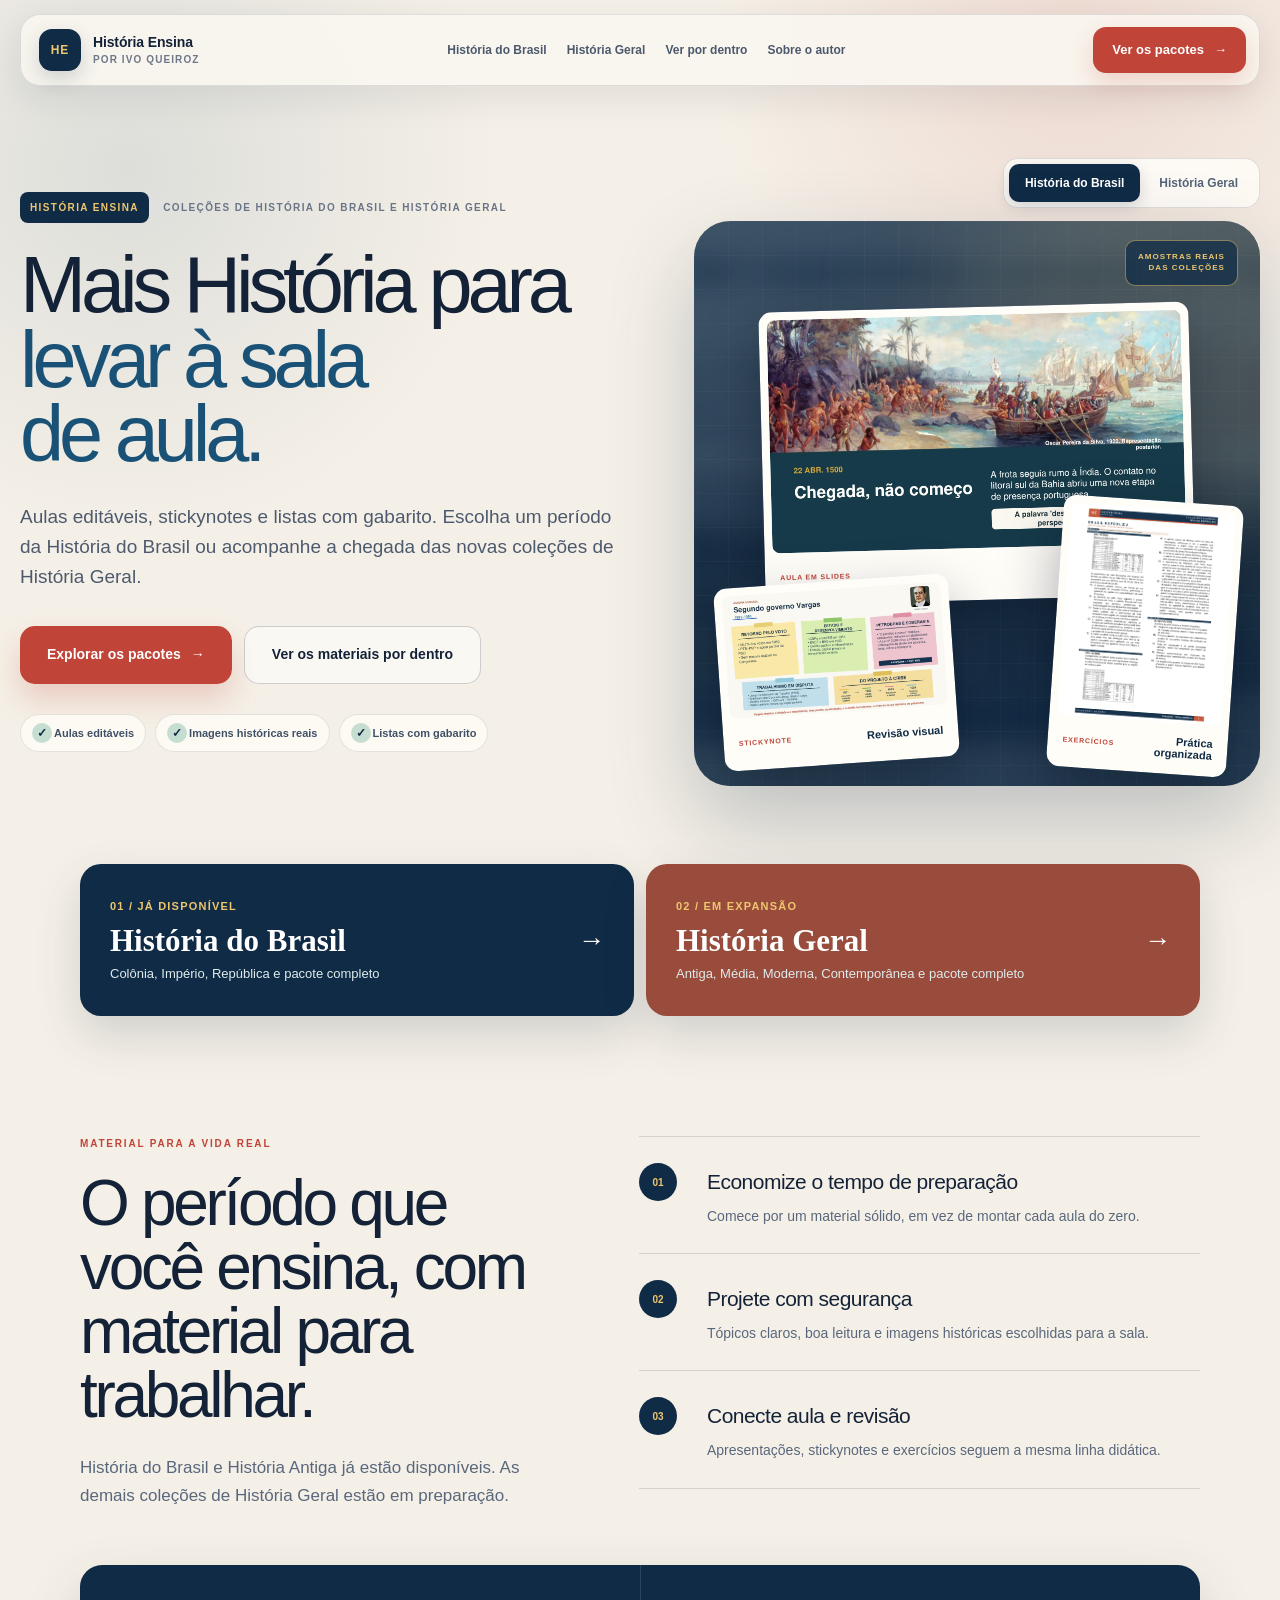
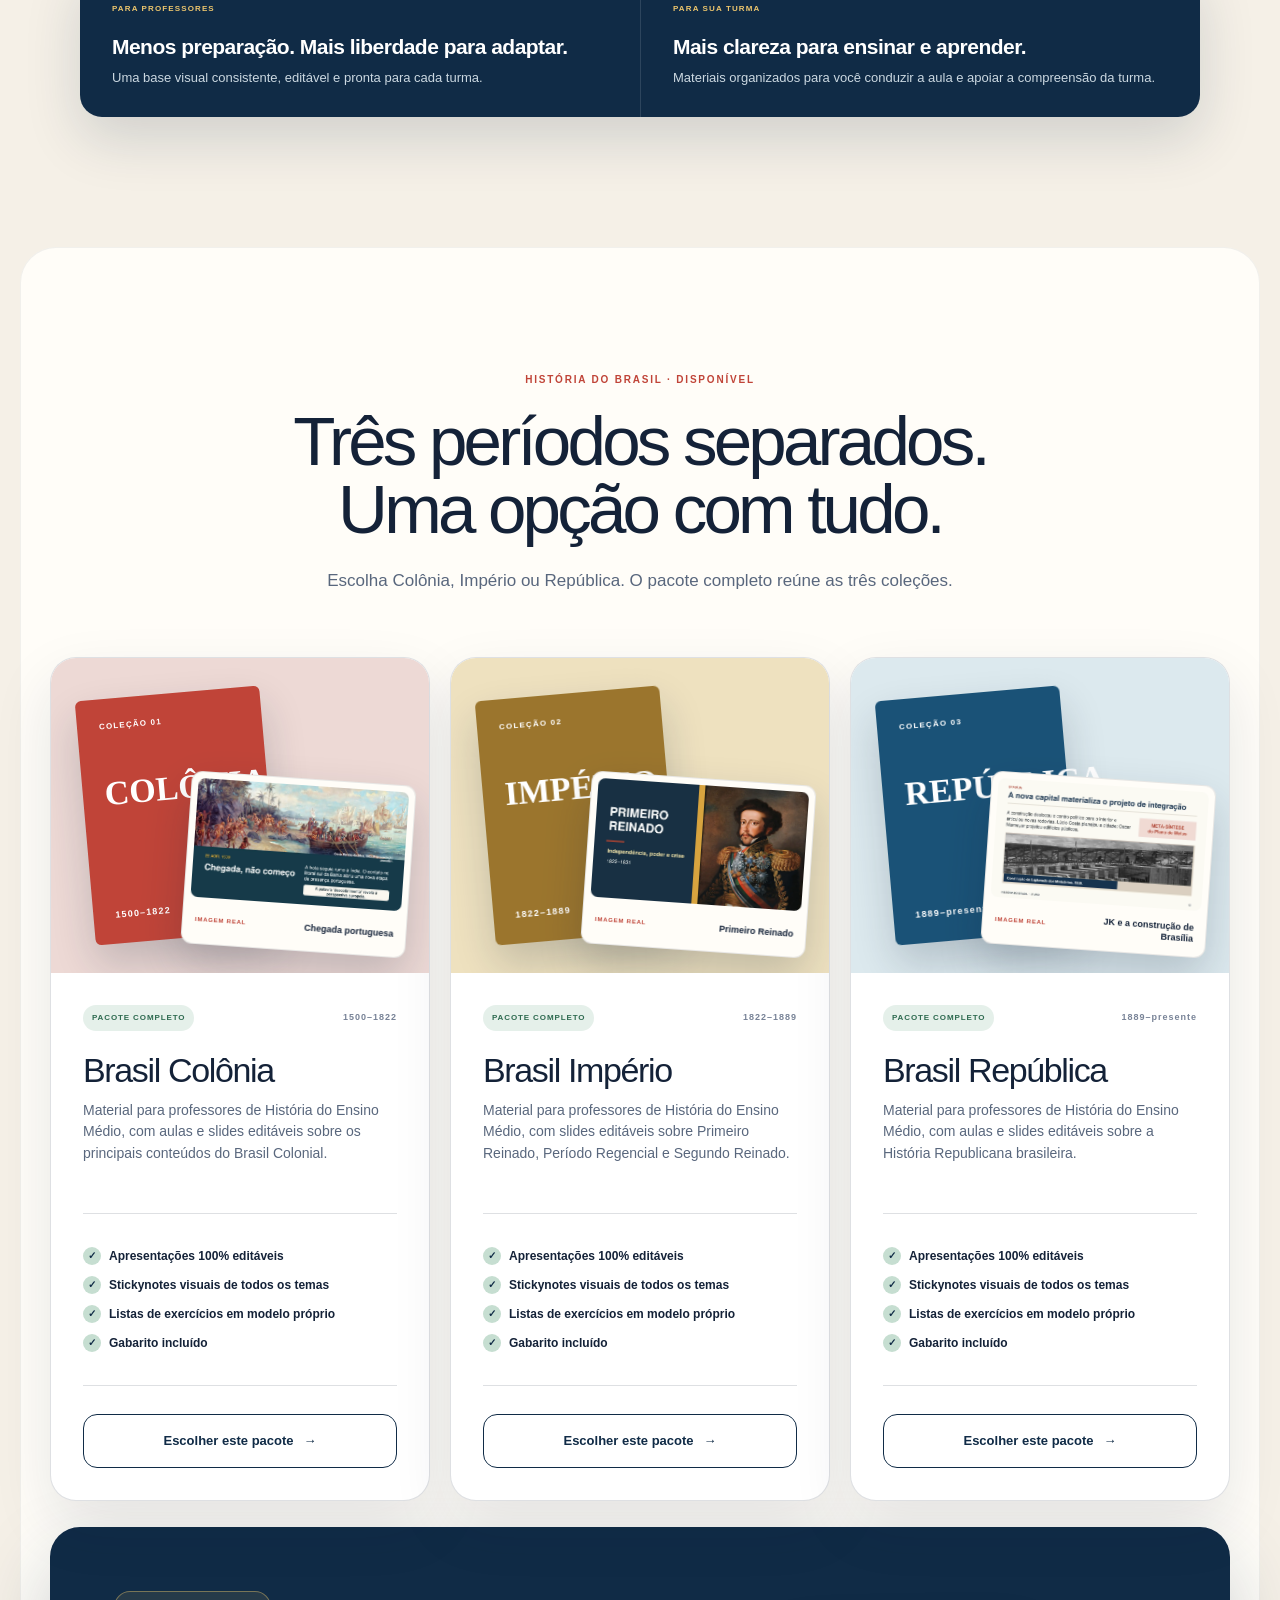
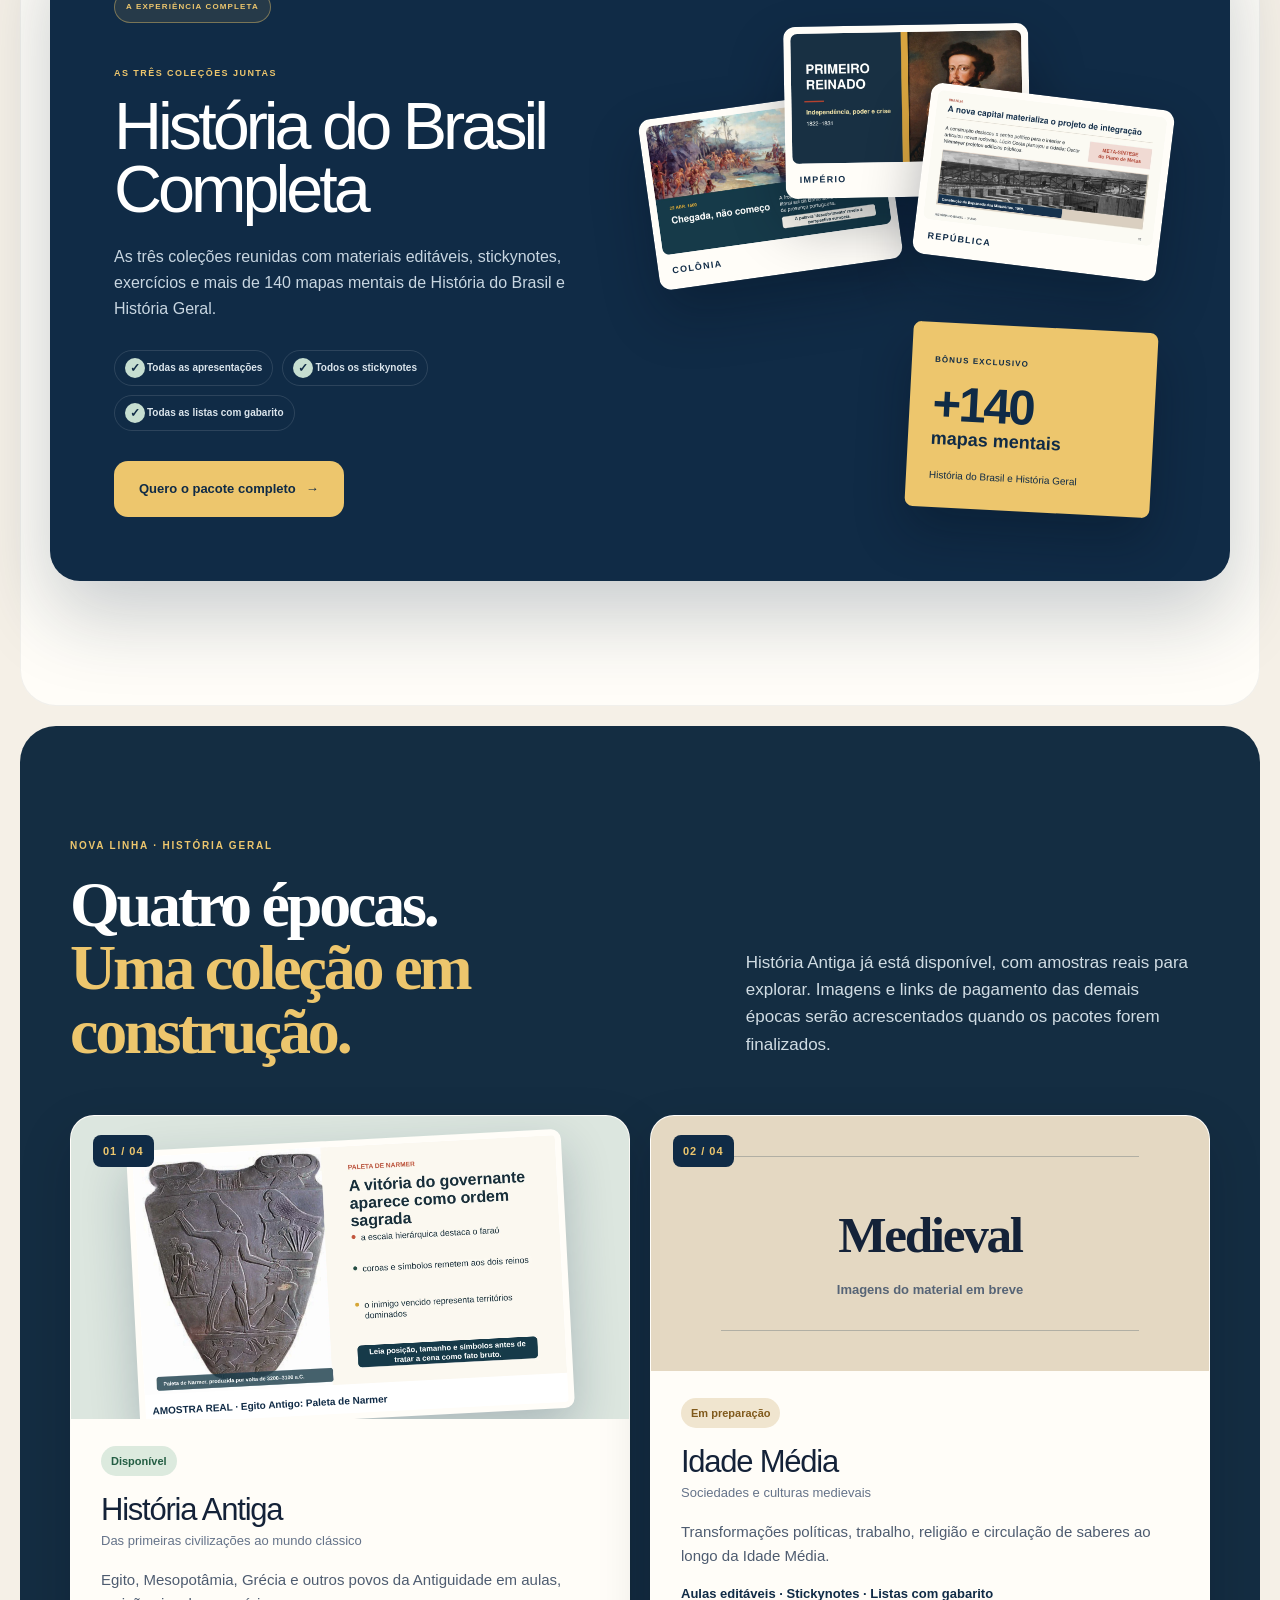
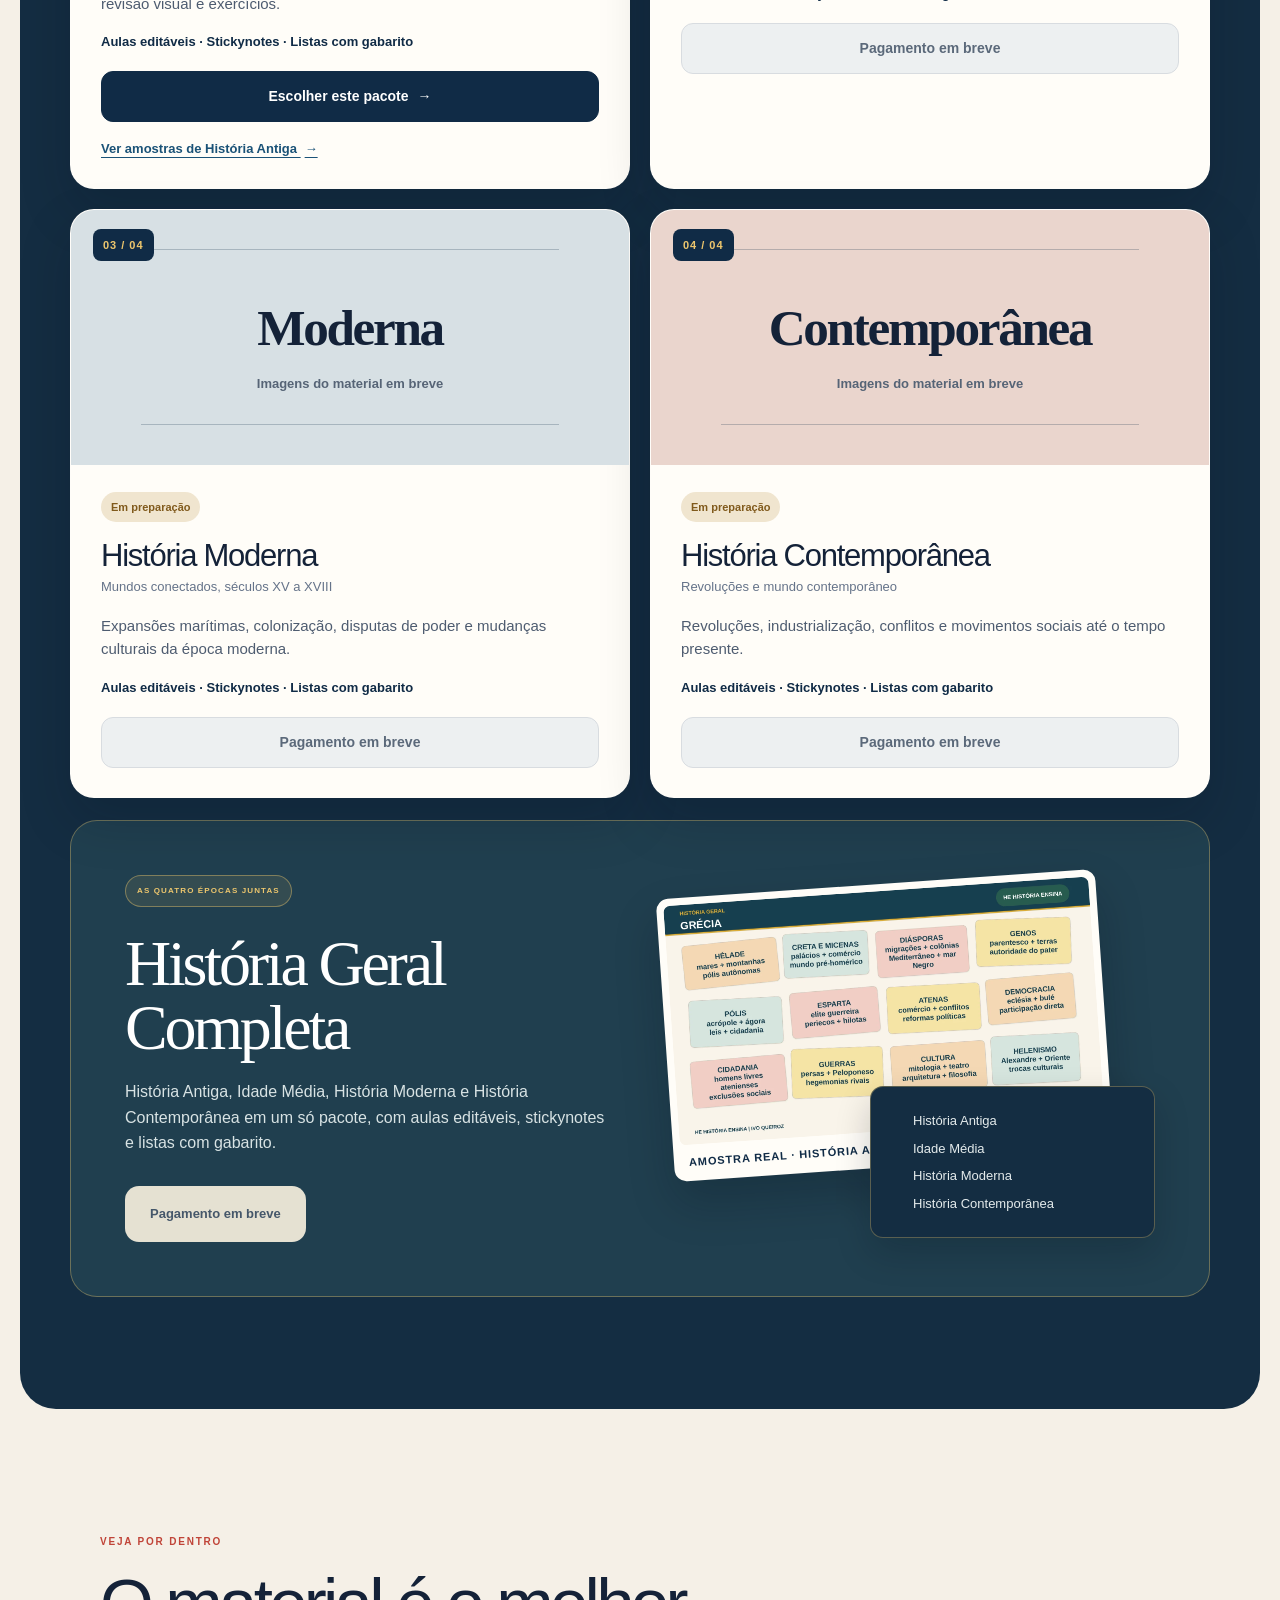
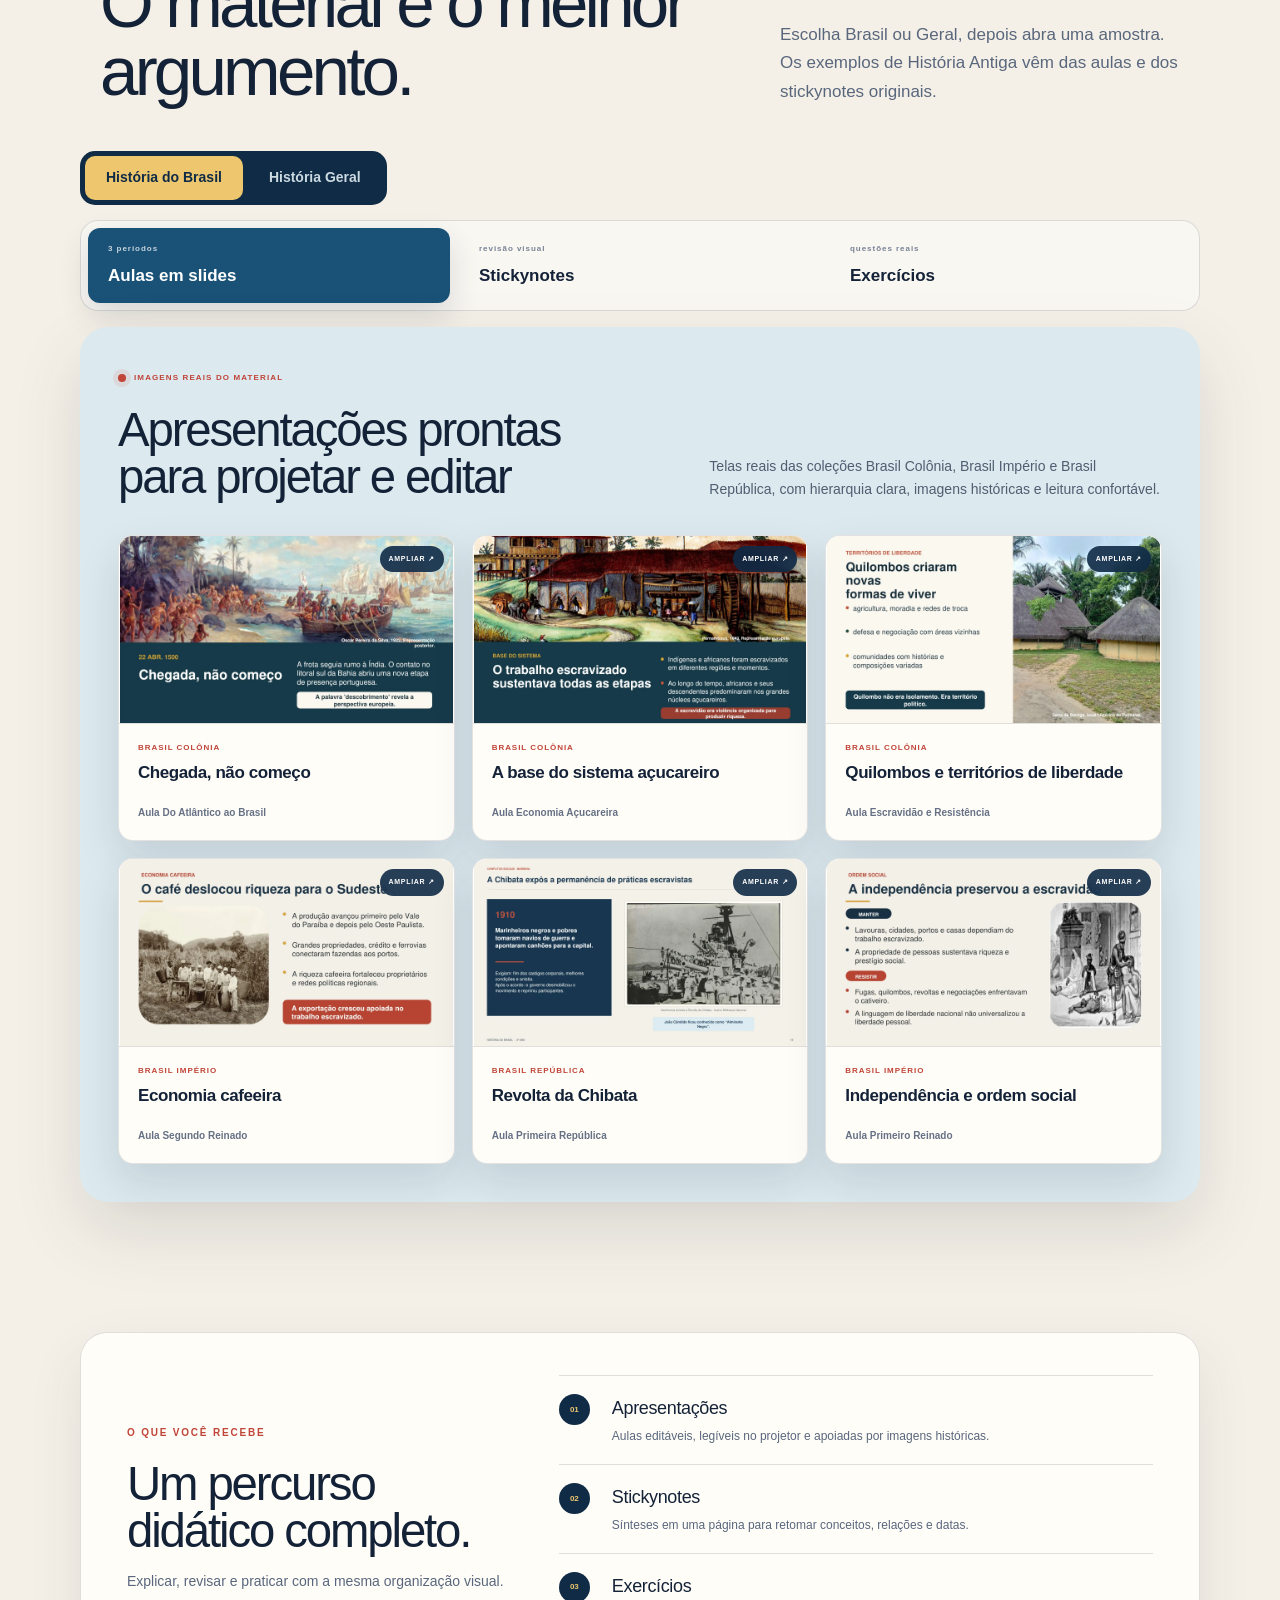
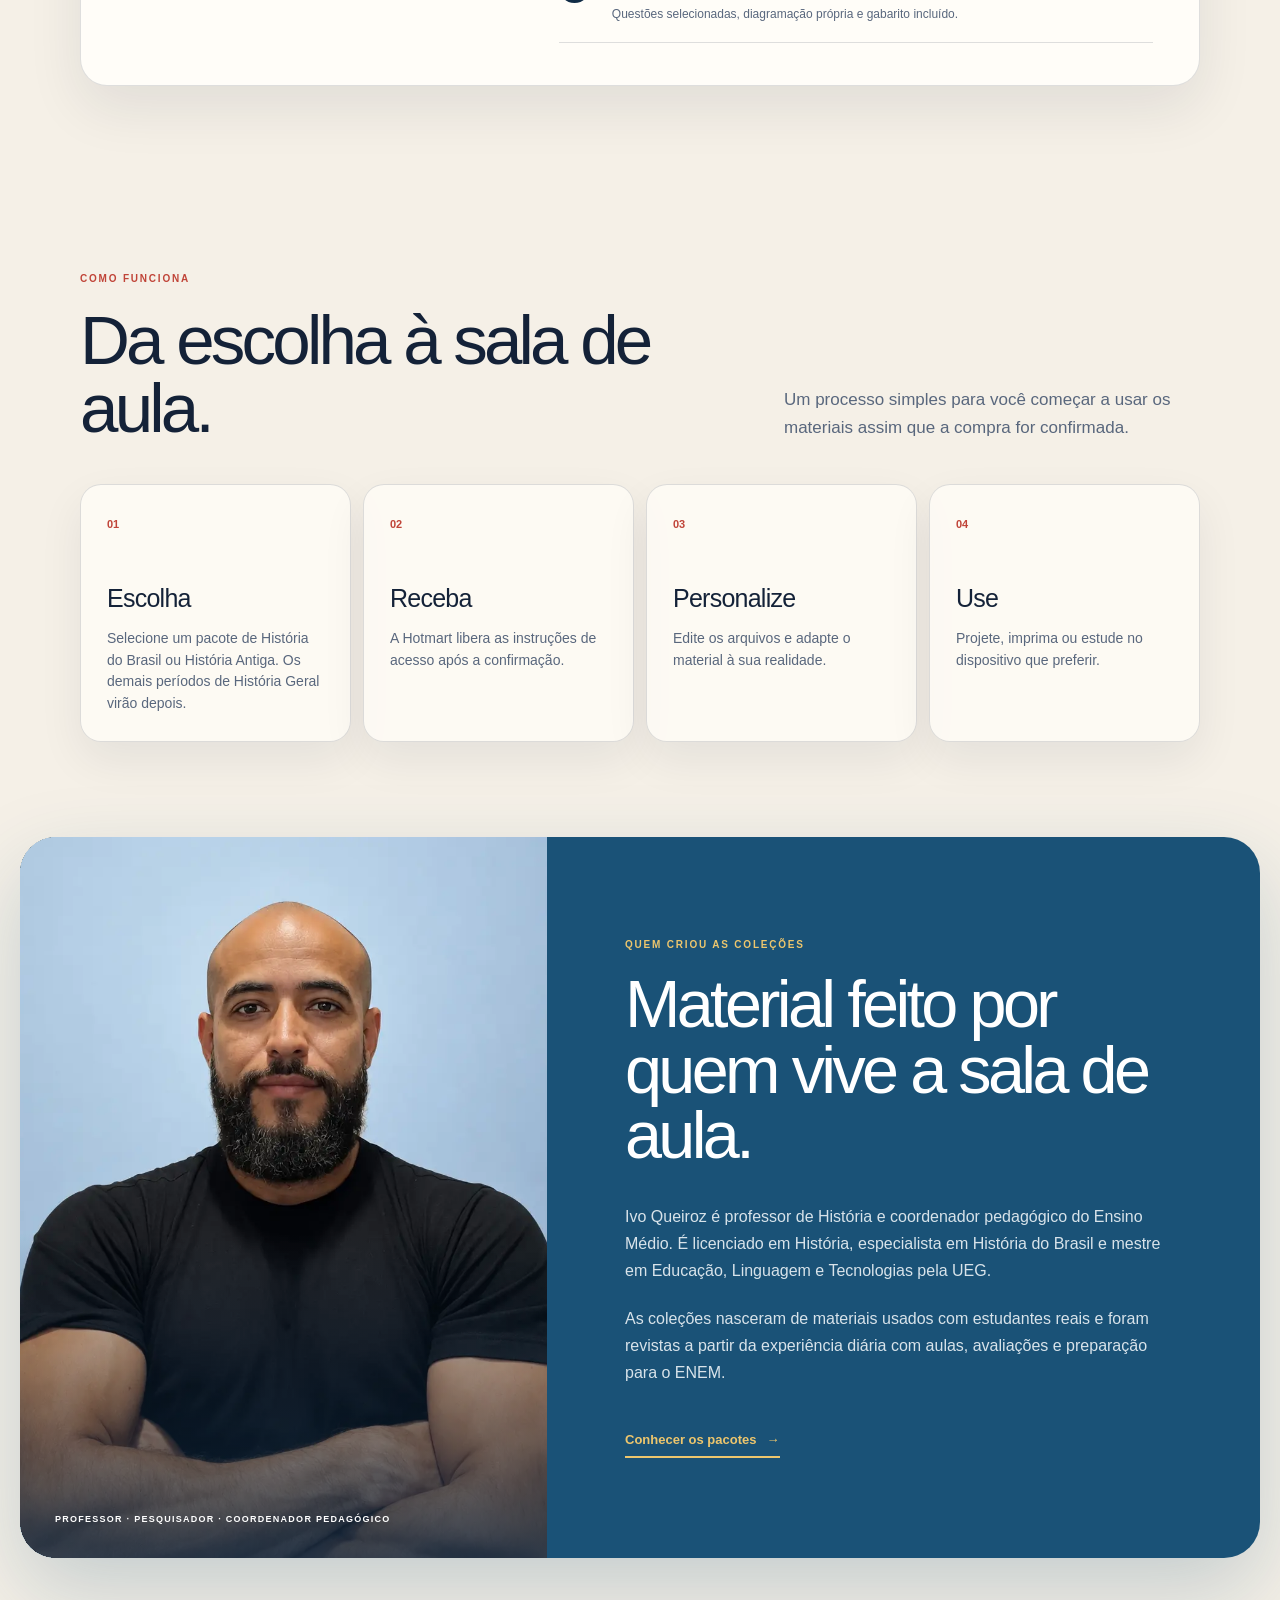
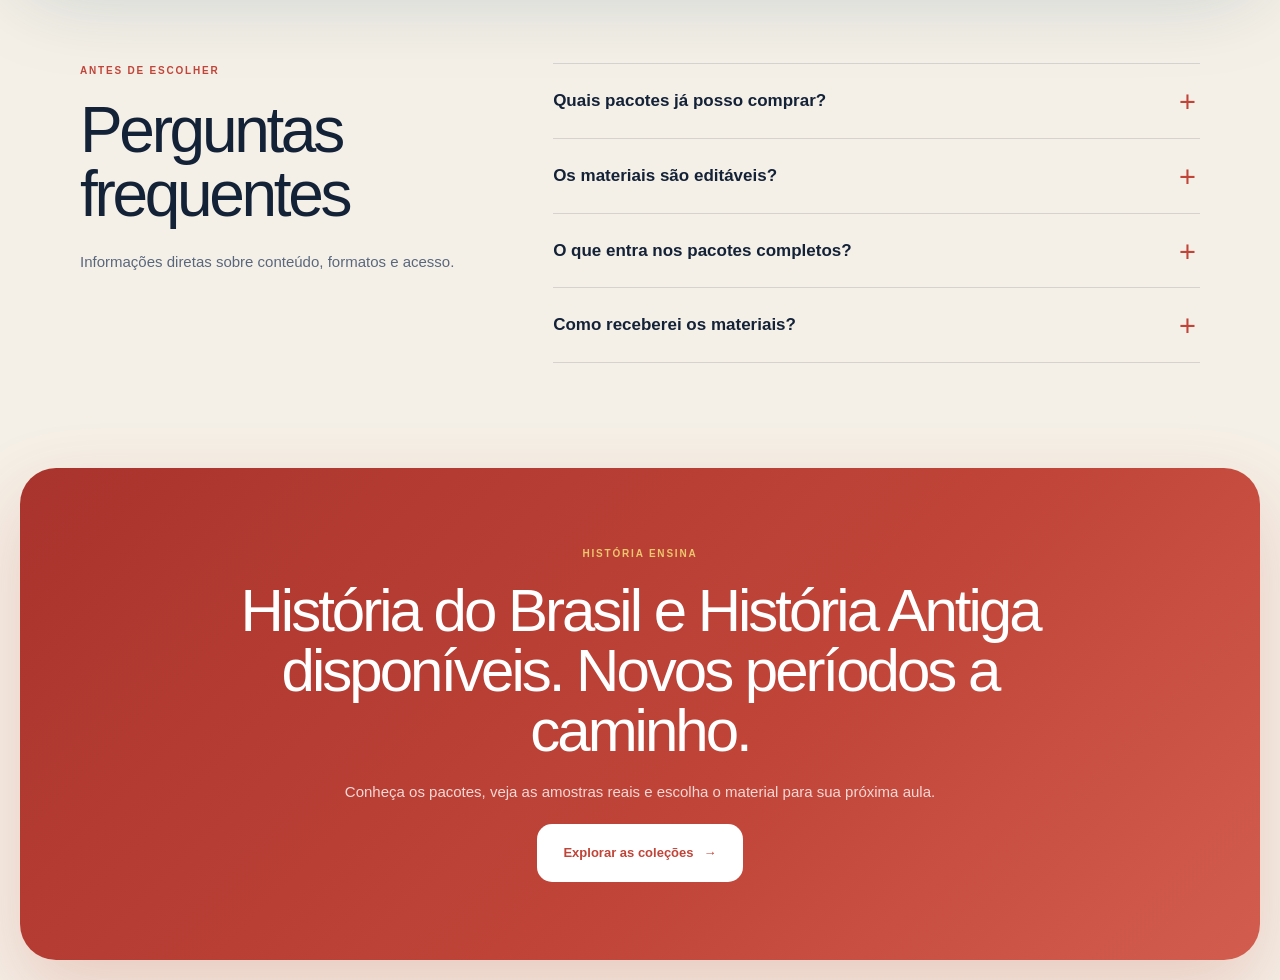
<file: index.html>
<!doctype html>
<html lang="pt-BR">
<head>
  <meta charset="utf-8">
  <meta name="viewport" content="width=device-width, initial-scale=1">
  <title>História Ensina | História do Brasil e História Geral</title>
  <meta name="description" content="Aulas editáveis, stickynotes e listas com gabarito de História do Brasil e História Geral para professores. Veja os pacotes e amostras reais.">
  <link rel="canonical" href="https://historiaensina.com.br/">
  <meta name="robots" content="index, follow, max-image-preview:large">
  <meta property="og:title" content="História Ensina | História do Brasil e História Geral">
  <meta property="og:description" content="Aulas editáveis, stickynotes e listas com gabarito de História do Brasil e História Geral para professores. Veja os pacotes e amostras reais.">
  <meta property="og:type" content="website">
  <meta property="og:url" content="https://historiaensina.com.br/">
  <meta property="og:locale" content="pt_BR">
  <meta property="og:site_name" content="História Ensina">
  <meta property="og:image" content="https://historiaensina.com.br/og.png">
  <meta property="og:image:width" content="1200">
  <meta property="og:image:height" content="630">
  <meta property="og:image:alt" content="História Ensina, coleções de História do Brasil e História Geral">
  <meta name="twitter:card" content="summary_large_image">
  <meta name="twitter:title" content="História Ensina | História do Brasil e História Geral">
  <meta name="twitter:description" content="Aulas editáveis, stickynotes e listas com gabarito de História do Brasil e História Geral para professores. Veja os pacotes e amostras reais.">
  <meta name="twitter:image" content="https://historiaensina.com.br/og.png">
  <link rel="icon" href="favicon.svg" type="image/svg+xml">
  <link rel="preload" href="materials/aula-republica-jk-brasilia.webp" as="image" type="image/webp">
  <link rel="preload" href="materials/aula-colonia-chegada.webp" as="image" type="image/webp">
  <link rel="preload" href="materials/stickynote-republica-vargas.webp" as="image" type="image/webp">
  <link rel="preload" href="materials/exercicios-republica-abertura.webp" as="image" type="image/webp">
  <link rel="preload" href="images/ivo-queiroz.webp" as="image" type="image/webp">
  <link rel="stylesheet" href="assets/styles.css">
  <script defer src="assets/site.js"></script>
  <script type="application/ld+json">
    {
      "@context": "https://schema.org",
      "@type": "WebSite",
      "name": "História Ensina",
      "url": "https://historiaensina.com.br/",
      "inLanguage": "pt-BR",
      "description": "Aulas editáveis, stickynotes e listas com gabarito de História do Brasil e História Geral para professores. Veja os pacotes e amostras reais."
    }
  </script>
</head>
<body>
<main>
  <header class="siteHeader">
    <nav class="navShell" aria-label="Navegação principal">
      <a class="brandV2" href="#inicio" aria-label="História Ensina, início"><span class="brandMonogram">HE</span><span class="brandWords"><strong>História Ensina</strong><small>por Ivo Queiroz</small></span></a>
      <div class="navLinksV2"><a href="#brasil">História do Brasil</a><a href="#geral">História Geral</a><a href="#materiais">Ver por dentro</a><a href="#autor">Sobre o autor</a></div>
      <a class="navCta" href="#colecoes">Ver os pacotes <span aria-hidden="true">→</span></a>
    </nav>
  </header>

  <section class="heroV2" id="inicio">
    <div class="heroCopyV2">
      <p class="heroKicker"><span>HISTÓRIA ENSINA</span> COLEÇÕES DE HISTÓRIA DO BRASIL E HISTÓRIA GERAL</p>
      <h1>Mais História para <em>levar à sala de aula.</em></h1>
      <p class="heroLead">Aulas editáveis, stickynotes e listas com gabarito. Escolha um período da História do Brasil ou acompanhe a chegada das novas coleções de História Geral.</p>
      <div class="heroActionsV2"><a class="primaryCta" href="#colecoes">Explorar os pacotes <span aria-hidden="true">→</span></a><a class="secondaryCta" href="#materiais">Ver os materiais por dentro</a></div>
      <div class="trustRow" aria-label="Características dos materiais"><span><span aria-hidden="true" class="check">✓</span> Aulas editáveis</span><span><span aria-hidden="true" class="check">✓</span> Imagens históricas reais</span><span><span aria-hidden="true" class="check">✓</span> Listas com gabarito</span></div>
    </div>
    <div class="showcaseColumn"><div class="showcaseSwitch" role="group" aria-label="Escolha a coleção em destaque"><button type="button" class="active" aria-pressed="true" data-showcase="brasil">História do Brasil</button><button type="button" aria-pressed="false" data-showcase="geral">História Geral</button></div>
    <div class="productShowcase showcase-brasil" aria-label="Amostras reais de História do Brasil">
      <div class="showcaseGlow" aria-hidden="true"></div><div class="showcaseBackdrop" aria-hidden="true"><img data-showcase-image="backdrop" src="materials/aula-republica-jk-brasilia.webp" alt="" fetchpriority="high"></div>
      <figure class="showcaseMaterial showcaseMain"><span class="showcaseImageFrame"><img data-showcase-image="main" src="materials/aula-colonia-chegada.webp" alt="Slide sobre a chegada portuguesa ao Brasil" fetchpriority="high"></span><figcaption><small>AULA EM SLIDES</small><strong>Brasil Colônia</strong></figcaption></figure>
      <figure class="showcaseMaterial showcaseNote"><span class="showcaseImageFrame"><img data-showcase-image="note" src="materials/stickynote-republica-vargas.webp" alt="Stickynote sobre o Segundo Governo Vargas" fetchpriority="high"></span><figcaption><small>STICKYNOTE</small><strong>Revisão visual</strong></figcaption></figure>
      <figure class="showcaseMaterial showcaseExercise"><span class="showcaseImageFrame"><img data-showcase-image="secondary" src="materials/exercicios-republica-abertura.webp" alt="Página da lista de exercícios de Brasil República" fetchpriority="high"></span><figcaption><small>EXERCÍCIOS</small><strong>Prática organizada</strong></figcaption></figure>
      <span class="showcaseBadge">AMOSTRAS REAIS<br>DAS COLEÇÕES</span>
    </div></div>
  </section>

  <section class="collectionJump" id="colecoes" aria-label="Escolha a linha de materiais">
    <a href="#brasil"><span>01 / JÁ DISPONÍVEL</span><strong>História do Brasil</strong><small>Colônia, Império, República e pacote completo</small><span aria-hidden="true">→</span></a>
    <a href="#geral"><span>02 / EM EXPANSÃO</span><strong>História Geral</strong><small>Antiga, Média, Moderna, Contemporânea e pacote completo</small><span aria-hidden="true">→</span></a>
  </section>

  <section class="commerceIntro">
    <div class="commerceStatement"><p class="sectionLabel">MATERIAL PARA A VIDA REAL</p><h2>O período que você ensina, com material para trabalhar.</h2><p>História do Brasil e História Antiga já estão disponíveis. As demais coleções de História Geral estão em preparação.</p></div>
    <div class="benefitRail"><article><span>01</span><div><h3>Economize o tempo de preparação</h3><p>Comece por um material sólido, em vez de montar cada aula do zero.</p></div></article><article><span>02</span><div><h3>Projete com segurança</h3><p>Tópicos claros, boa leitura e imagens históricas escolhidas para a sala.</p></div></article><article><span>03</span><div><h3>Conecte aula e revisão</h3><p>Apresentações, stickynotes e exercícios seguem a mesma linha didática.</p></div></article></div>
    <div class="audienceCompact" id="publico"><article><span>PARA PROFESSORES</span><strong>Menos preparação. Mais liberdade para adaptar.</strong><p>Uma base visual consistente, editável e pronta para cada turma.</p></article><article><span>PARA SUA TURMA</span><strong>Mais clareza para ensinar e aprender.</strong><p>Materiais organizados para você conduzir a aula e apoiar a compreensão da turma.</p></article></div>
  </section>

  <section class="packagesSection" id="oferta">
    <div class="sectionHeading centered" id="brasil"><p class="sectionLabel">HISTÓRIA DO BRASIL · DISPONÍVEL</p><h2>Três períodos separados.<br>Uma opção com tudo.</h2><p>Escolha Colônia, Império ou República. O pacote completo reúne as três coleções.</p></div>
    <div class="packageGrid" aria-label="Coleções vendidas separadamente">
      <article class="packageCard package-colonia" id="brasil-colonia"><div class="packageVisual"><div class="packageCover"><small>COLEÇÃO 01</small><strong>Colônia</strong><span>1500–1822</span></div><figure class="packageMaterialPreview"><span><img src="materials/aula-colonia-chegada.webp" alt="Tela real do pacote Brasil Colônia: Chegada portuguesa" loading="lazy"></span><figcaption><small>IMAGEM REAL</small><strong>Chegada portuguesa</strong></figcaption></figure></div><div class="packageBody"><div class="packageMeta"><span>Pacote completo</span><small>1500–1822</small></div><h3>Brasil Colônia</h3><p>Material para professores de História do Ensino Médio, com aulas e slides editáveis sobre os principais conteúdos do Brasil Colonial.</p><ul><li><span aria-hidden="true" class="check">✓</span> Apresentações 100% editáveis</li><li><span aria-hidden="true" class="check">✓</span> Stickynotes visuais de todos os temas</li><li><span aria-hidden="true" class="check">✓</span> Listas de exercícios em modelo próprio</li><li><span aria-hidden="true" class="check">✓</span> Gabarito incluído</li></ul><a class="packageCta" href="https://pay.hotmart.com/G107340989S?bid=1787771971163" target="_blank" rel="noopener noreferrer" aria-label="Comprar Brasil Colônia pela Hotmart">Escolher este pacote <span aria-hidden="true">→</span></a></div></article>
      <article class="packageCard package-imperio" id="brasil-imperio"><div class="packageVisual"><div class="packageCover"><small>COLEÇÃO 02</small><strong>Império</strong><span>1822–1889</span></div><figure class="packageMaterialPreview"><span><img src="materials/aula-imperio-primeiro-reinado.webp" alt="Tela real do pacote Brasil Império: Primeiro Reinado" loading="lazy"></span><figcaption><small>IMAGEM REAL</small><strong>Primeiro Reinado</strong></figcaption></figure></div><div class="packageBody"><div class="packageMeta"><span>Pacote completo</span><small>1822–1889</small></div><h3>Brasil Império</h3><p>Material para professores de História do Ensino Médio, com slides editáveis sobre Primeiro Reinado, Período Regencial e Segundo Reinado.</p><ul><li><span aria-hidden="true" class="check">✓</span> Apresentações 100% editáveis</li><li><span aria-hidden="true" class="check">✓</span> Stickynotes visuais de todos os temas</li><li><span aria-hidden="true" class="check">✓</span> Listas de exercícios em modelo próprio</li><li><span aria-hidden="true" class="check">✓</span> Gabarito incluído</li></ul><a class="packageCta" href="https://pay.hotmart.com/D107291950U" target="_blank" rel="noopener noreferrer" aria-label="Comprar Brasil Império pela Hotmart">Escolher este pacote <span aria-hidden="true">→</span></a></div></article>
      <article class="packageCard package-republica" id="brasil-republica"><div class="packageVisual"><div class="packageCover"><small>COLEÇÃO 03</small><strong>República</strong><span>1889–presente</span></div><figure class="packageMaterialPreview"><span><img src="materials/aula-republica-jk-brasilia.webp" alt="Tela real do pacote Brasil República: JK e a construção de Brasília" loading="lazy"></span><figcaption><small>IMAGEM REAL</small><strong>JK e a construção de Brasília</strong></figcaption></figure></div><div class="packageBody"><div class="packageMeta"><span>Pacote completo</span><small>1889–presente</small></div><h3>Brasil República</h3><p>Material para professores de História do Ensino Médio, com aulas e slides editáveis sobre a História Republicana brasileira.</p><ul><li><span aria-hidden="true" class="check">✓</span> Apresentações 100% editáveis</li><li><span aria-hidden="true" class="check">✓</span> Stickynotes visuais de todos os temas</li><li><span aria-hidden="true" class="check">✓</span> Listas de exercícios em modelo próprio</li><li><span aria-hidden="true" class="check">✓</span> Gabarito incluído</li></ul><a class="packageCta" href="https://pay.hotmart.com/F107254344I?bid=1787686997070" target="_blank" rel="noopener noreferrer" aria-label="Comprar Brasil República pela Hotmart">Escolher este pacote <span aria-hidden="true">→</span></a></div></article>
    </div>
    <article class="completePackage" id="historia-do-brasil-completa"><div class="completeCopy"><span class="bestChoice">A EXPERIÊNCIA COMPLETA</span><p class="completeEyebrow">AS TRÊS COLEÇÕES JUNTAS</p><h3>História do Brasil<br>Completa</h3><p>As três coleções reunidas com materiais editáveis, stickynotes, exercícios e mais de 140 mapas mentais de História do Brasil e História Geral.</p><div class="completeChecks"><span><span aria-hidden="true" class="check">✓</span> Todas as apresentações</span><span><span aria-hidden="true" class="check">✓</span> Todos os stickynotes</span><span><span aria-hidden="true" class="check">✓</span> Todas as listas com gabarito</span></div><a class="completeCta" href="https://pay.hotmart.com/J107341314R?bid=1787772939563" target="_blank" rel="noopener noreferrer" aria-label="Comprar História do Brasil Completa pela Hotmart">Quero o pacote completo <span aria-hidden="true">→</span></a></div><div class="completeVisual" aria-label="As três coleções e o bônus de mapas mentais"><figure class="completeMaterial cColonia"><img src="materials/aula-colonia-chegada.webp" alt="Tela real de Brasil Colônia" loading="lazy"><figcaption>COLÔNIA</figcaption></figure><figure class="completeMaterial cImperio"><img src="materials/aula-imperio-primeiro-reinado.webp" alt="Tela real de Brasil Império" loading="lazy"><figcaption>IMPÉRIO</figcaption></figure><figure class="completeMaterial cRepublica"><img src="materials/aula-republica-jk-brasilia.webp" alt="Tela real de Brasil República" loading="lazy"><figcaption>REPÚBLICA</figcaption></figure><div class="mapsBonus"><small>BÔNUS EXCLUSIVO</small><strong>+140</strong><span>mapas mentais</span><p>História do Brasil e História Geral</p></div></div></article>
  </section>

  <section class="generalSection" id="geral">
    <div class="generalIntro"><div><p class="sectionLabel lightLabel">NOVA LINHA · HISTÓRIA GERAL</p><h2>Quatro épocas.<br><em>Uma coleção em construção.</em></h2></div><p>História Antiga já está disponível, com amostras reais para explorar. Imagens e links de pagamento das demais épocas serão acrescentados quando os pacotes forem finalizados.</p></div>
    <div class="generalGrid" aria-label="Pacotes de História Geral">
      <article class="generalCard general-antiga">
        <div class="generalCardVisual"><span class="generalNumber">01 / 04</span><figure class="generalRealPreview"><img src="materials/aula-antiga-egito-narmer.webp" alt="Tela real de História Antiga: Egito Antigo: Paleta de Narmer" loading="lazy"><figcaption>AMOSTRA REAL · Egito Antigo: Paleta de Narmer</figcaption></figure></div>
        <div class="generalCardBody"><span class="generalStatus available">Disponível</span><h3>História Antiga</h3><p class="generalPeriod">Das primeiras civilizações ao mundo clássico</p><p class="generalSummary">Egito, Mesopotâmia, Grécia e outros povos da Antiguidade em aulas, revisão visual e exercícios.</p><p class="generalContents">Aulas editáveis · Stickynotes · Listas com gabarito</p><a class="generalCta" href="https://pay.hotmart.com/K107725589Y?bid=1790110112170" target="_blank" rel="noopener noreferrer" aria-label="Comprar História Antiga pela Hotmart">Escolher este pacote <span aria-hidden="true">→</span></a><a class="generalSampleLink" href="#materiais">Ver amostras de História Antiga <span aria-hidden="true">→</span></a></div>
      </article>
      <article class="generalCard general-media">
        <div class="generalCardVisual"><span class="generalNumber">02 / 04</span><div class="generalPreviewPending"><strong>Medieval</strong><span>Imagens do material em breve</span></div></div>
        <div class="generalCardBody"><span class="generalStatus">Em preparação</span><h3>Idade Média</h3><p class="generalPeriod">Sociedades e culturas medievais</p><p class="generalSummary">Transformações políticas, trabalho, religião e circulação de saberes ao longo da Idade Média.</p><p class="generalContents">Aulas editáveis · Stickynotes · Listas com gabarito</p><button class="generalCta" type="button" disabled aria-label="Link de pagamento de Idade Média em breve">Pagamento em breve</button></div>
      </article>
      <article class="generalCard general-moderna">
        <div class="generalCardVisual"><span class="generalNumber">03 / 04</span><div class="generalPreviewPending"><strong>Moderna</strong><span>Imagens do material em breve</span></div></div>
        <div class="generalCardBody"><span class="generalStatus">Em preparação</span><h3>História Moderna</h3><p class="generalPeriod">Mundos conectados, séculos XV a XVIII</p><p class="generalSummary">Expansões marítimas, colonização, disputas de poder e mudanças culturais da época moderna.</p><p class="generalContents">Aulas editáveis · Stickynotes · Listas com gabarito</p><button class="generalCta" type="button" disabled aria-label="Link de pagamento de História Moderna em breve">Pagamento em breve</button></div>
      </article>
      <article class="generalCard general-contemporanea">
        <div class="generalCardVisual"><span class="generalNumber">04 / 04</span><div class="generalPreviewPending"><strong>Contemporânea</strong><span>Imagens do material em breve</span></div></div>
        <div class="generalCardBody"><span class="generalStatus">Em preparação</span><h3>História Contemporânea</h3><p class="generalPeriod">Revoluções e mundo contemporâneo</p><p class="generalSummary">Revoluções, industrialização, conflitos e movimentos sociais até o tempo presente.</p><p class="generalContents">Aulas editáveis · Stickynotes · Listas com gabarito</p><button class="generalCta" type="button" disabled aria-label="Link de pagamento de História Contemporânea em breve">Pagamento em breve</button></div>
      </article>
    </div>
    <article class="generalBundle"><div class="generalBundleCopy"><span class="bestChoice">AS QUATRO ÉPOCAS JUNTAS</span><h3>História Geral<br>Completa</h3><p>História Antiga, Idade Média, História Moderna e História Contemporânea em um só pacote, com aulas editáveis, stickynotes e listas com gabarito.</p><button class="completeCta pending" type="button" disabled aria-label="Link de pagamento de História Geral Completa em breve">Pagamento em breve</button></div><div class="generalBundleVisual" aria-label="Amostra de História Antiga e as quatro partes da coleção"><figure><img src="materials/stickynote-antiga-grecia.webp" alt="Stickynote real de Grécia Antiga" loading="lazy"><figcaption>AMOSTRA REAL · HISTÓRIA ANTIGA</figcaption></figure><ol><li>História Antiga</li><li>Idade Média</li><li>História Moderna</li><li>História Contemporânea</li></ol></div></article>
  </section>

  <section class="gallerySection" id="materiais">
    <div class="sectionHeading splitHeading"><div><p class="sectionLabel">VEJA POR DENTRO</p><h2>O material é o melhor argumento.</h2></div><p>Escolha Brasil ou Geral, depois abra uma amostra. Os exemplos de História Antiga vêm das aulas e dos stickynotes originais.</p></div>
    <div class="galleryAreaSwitch" role="group" aria-label="Selecione a linha de materiais"><button type="button" class="active" aria-pressed="true" data-area="brasil">História do Brasil</button><button type="button" aria-pressed="false" data-area="geral">História Geral</button></div>
    <div class="galleryTabs" role="tablist" aria-label="Escolha um tipo de material para visualizar">
      <button type="button" role="tab" aria-selected="true" aria-controls="gallery-panel-aulas" class="galleryTab aulas active" data-gallery="aulas"><small>3 períodos</small><strong>Aulas em slides</strong></button>
      <button type="button" role="tab" aria-selected="false" aria-controls="gallery-panel-stickynotes" class="galleryTab stickynotes" data-gallery="stickynotes" tabindex="-1"><small>revisão visual</small><strong>Stickynotes</strong></button>
      <button type="button" role="tab" aria-selected="false" aria-controls="gallery-panel-exercicios" class="galleryTab exercicios" data-gallery="exercicios" tabindex="-1"><small>questões reais</small><strong>Exercícios</strong></button>
    </div>
    <div class="galleryPanel toneAulas aulas" id="gallery-panel-aulas" role="tabpanel" aria-live="polite"><div class="galleryPanelIntro"><div><span class="realMaterialSeal">IMAGENS REAIS DO MATERIAL</span><h3>Apresentações prontas para projetar e editar</h3></div><p>Telas reais das coleções Brasil Colônia, Brasil Império e Brasil República, com hierarquia clara, imagens históricas e leitura confortável.</p></div><div class="materialSamplesGrid"><a class="materialSampleCard landscape" href="materials/aula-colonia-chegada.webp" target="_blank" rel="noopener noreferrer" aria-label="Ampliar amostra: Chegada, não começo"><span class="materialImageFrame"><img alt="Brasil Colônia: Chegada, não começo" loading="lazy" src="materials/aula-colonia-chegada.webp"></span><span class="materialSampleCaption"><small>Brasil Colônia</small><strong>Chegada, não começo</strong><span>Aula Do Atlântico ao Brasil</span></span><span class="materialZoom" aria-hidden="true">AMPLIAR ↗</span></a><a class="materialSampleCard landscape" href="materials/aula-colonia-acucar.webp" target="_blank" rel="noopener noreferrer" aria-label="Ampliar amostra: A base do sistema açucareiro"><span class="materialImageFrame"><img alt="Brasil Colônia: A base do sistema açucareiro" loading="lazy" src="materials/aula-colonia-acucar.webp"></span><span class="materialSampleCaption"><small>Brasil Colônia</small><strong>A base do sistema açucareiro</strong><span>Aula Economia Açucareira</span></span><span class="materialZoom" aria-hidden="true">AMPLIAR ↗</span></a><a class="materialSampleCard landscape" href="materials/aula-colonia-quilombos.webp" target="_blank" rel="noopener noreferrer" aria-label="Ampliar amostra: Quilombos e territórios de liberdade"><span class="materialImageFrame"><img alt="Brasil Colônia: Quilombos e territórios de liberdade" loading="lazy" src="materials/aula-colonia-quilombos.webp"></span><span class="materialSampleCaption"><small>Brasil Colônia</small><strong>Quilombos e territórios de liberdade</strong><span>Aula Escravidão e Resistência</span></span><span class="materialZoom" aria-hidden="true">AMPLIAR ↗</span></a><a class="materialSampleCard landscape" href="materials/aula-imperio-cafe.webp" target="_blank" rel="noopener noreferrer" aria-label="Ampliar amostra: Economia cafeeira"><span class="materialImageFrame"><img alt="Brasil Império: Economia cafeeira" loading="lazy" src="materials/aula-imperio-cafe.webp"></span><span class="materialSampleCaption"><small>Brasil Império</small><strong>Economia cafeeira</strong><span>Aula Segundo Reinado</span></span><span class="materialZoom" aria-hidden="true">AMPLIAR ↗</span></a><a class="materialSampleCard landscape" href="materials/aula-republica-chibata.webp" target="_blank" rel="noopener noreferrer" aria-label="Ampliar amostra: Revolta da Chibata"><span class="materialImageFrame"><img alt="Brasil República: Revolta da Chibata" loading="lazy" src="materials/aula-republica-chibata.webp"></span><span class="materialSampleCaption"><small>Brasil República</small><strong>Revolta da Chibata</strong><span>Aula Primeira República</span></span><span class="materialZoom" aria-hidden="true">AMPLIAR ↗</span></a><a class="materialSampleCard landscape" href="materials/aula-imperio-independencia-escravidao.webp" target="_blank" rel="noopener noreferrer" aria-label="Ampliar amostra: Independência e ordem social"><span class="materialImageFrame"><img alt="Brasil Império: Independência e ordem social" loading="lazy" src="materials/aula-imperio-independencia-escravidao.webp"></span><span class="materialSampleCaption"><small>Brasil Império</small><strong>Independência e ordem social</strong><span>Aula Primeiro Reinado</span></span><span class="materialZoom" aria-hidden="true">AMPLIAR ↗</span></a></div></div>
    <div class="galleryPanel toneStickynotes stickynotes" id="gallery-panel-stickynotes" role="tabpanel" aria-live="polite" hidden><div class="galleryPanelIntro"><div><span class="realMaterialSeal">IMAGENS REAIS DO MATERIAL</span><h3>Sínteses visuais para revisar sem perder contexto</h3></div><p>Exemplos reais de resumos em uma página, com conceitos, relações e datas organizados para consulta rápida.</p></div><div class="materialSamplesGrid"><a class="materialSampleCard landscape" href="materials/stickynote-colonia-acucar.webp" target="_blank" rel="noopener noreferrer" aria-label="Ampliar amostra: Economia açucareira"><span class="materialImageFrame"><img alt="Brasil Colônia: Economia açucareira" loading="lazy" src="materials/stickynote-colonia-acucar.webp"></span><span class="materialSampleCaption"><small>Brasil Colônia</small><strong>Economia açucareira</strong><span>Sticky note de revisão</span></span><span class="materialZoom" aria-hidden="true">AMPLIAR ↗</span></a><a class="materialSampleCard landscape" href="materials/stickynote-republica-primeira.webp" target="_blank" rel="noopener noreferrer" aria-label="Ampliar amostra: Primeira República"><span class="materialImageFrame"><img alt="Brasil República: Primeira República" loading="lazy" src="materials/stickynote-republica-primeira.webp"></span><span class="materialSampleCaption"><small>Brasil República</small><strong>Primeira República</strong><span>Sticky note de revisão</span></span><span class="materialZoom" aria-hidden="true">AMPLIAR ↗</span></a><a class="materialSampleCard landscape" href="materials/stickynote-republica-vargas.webp" target="_blank" rel="noopener noreferrer" aria-label="Ampliar amostra: Segundo Governo Vargas"><span class="materialImageFrame"><img alt="Brasil República: Segundo Governo Vargas" loading="lazy" src="materials/stickynote-republica-vargas.webp"></span><span class="materialSampleCaption"><small>Brasil República</small><strong>Segundo Governo Vargas</strong><span>Sticky note de revisão</span></span><span class="materialZoom" aria-hidden="true">AMPLIAR ↗</span></a></div></div>
    <div class="galleryPanel toneExercicios exercicios" id="gallery-panel-exercicios" role="tabpanel" aria-live="polite" hidden><div class="galleryPanelIntro"><div><span class="realMaterialSeal">IMAGENS REAIS DO MATERIAL</span><h3>Listas organizadas para praticar e consolidar</h3></div><p>Páginas reais da lista Brasil República, com modelo próprio, questões selecionadas e recursos visuais preservados no enquadramento.</p></div><div class="materialSamplesGrid"><a class="materialSampleCard portrait" href="materials/exercicios-republica-abertura.webp" target="_blank" rel="noopener noreferrer" aria-label="Ampliar amostra: Abertura da lista"><span class="materialImageFrame"><img alt="Brasil República: Abertura da lista" loading="lazy" src="materials/exercicios-republica-abertura.webp"></span><span class="materialSampleCaption"><small>Brasil República</small><strong>Abertura da lista</strong><span>Questões com tabelas históricas</span></span><span class="materialZoom" aria-hidden="true">AMPLIAR ↗</span></a><a class="materialSampleCard portrait" href="materials/exercicios-republica-questoes.webp" target="_blank" rel="noopener noreferrer" aria-label="Ampliar amostra: Questões com recurso visual"><span class="materialImageFrame"><img alt="Brasil República: Questões com recurso visual" loading="lazy" src="materials/exercicios-republica-questoes.webp"></span><span class="materialSampleCaption"><small>Brasil República</small><strong>Questões com recurso visual</strong><span>Diagramação em modelo próprio</span></span><span class="materialZoom" aria-hidden="true">AMPLIAR ↗</span></a></div></div>
  </section>

  <section class="includedSection"><div class="includedCompact"><div class="includedCompactIntro"><p class="sectionLabel">O QUE VOCÊ RECEBE</p><h2>Um percurso didático completo.</h2><p>Explicar, revisar e praticar com a mesma organização visual.</p></div><div class="includedCompactItems"><article><span>01</span><div><h3>Apresentações</h3><p>Aulas editáveis, legíveis no projetor e apoiadas por imagens históricas.</p></div></article><article><span>02</span><div><h3>Stickynotes</h3><p>Sínteses em uma página para retomar conceitos, relações e datas.</p></div></article><article><span>03</span><div><h3>Exercícios</h3><p>Questões selecionadas, diagramação própria e gabarito incluído.</p></div></article></div></div></section>
  <section class="stepsV2"><div class="sectionHeading splitHeading"><div><p class="sectionLabel">COMO FUNCIONA</p><h2>Da escolha à sala de aula.</h2></div><p>Um processo simples para você começar a usar os materiais assim que a compra for confirmada.</p></div><div class="stepsGridV2"><article><span>01</span><h3>Escolha</h3><p>Selecione um pacote de História do Brasil ou História Antiga. Os demais períodos de História Geral virão depois.</p></article><article><span>02</span><h3>Receba</h3><p>A Hotmart libera as instruções de acesso após a confirmação.</p></article><article><span>03</span><h3>Personalize</h3><p>Edite os arquivos e adapte o material à sua realidade.</p></article><article><span>04</span><h3>Use</h3><p>Projete, imprima ou estude no dispositivo que preferir.</p></article></div></section>
  <section class="authorV2" id="autor"><div class="authorImage"><img src="images/ivo-queiroz.webp" alt="Retrato do professor Ivo Queiroz" loading="lazy"><span>PROFESSOR · PESQUISADOR · COORDENADOR PEDAGÓGICO</span></div><div class="authorContent"><p class="sectionLabel lightLabel">QUEM CRIOU AS COLEÇÕES</p><h2>Material feito por quem vive a sala de aula.</h2><p>Ivo Queiroz é professor de História e coordenador pedagógico do Ensino Médio. É licenciado em História, especialista em História do Brasil e mestre em Educação, Linguagem e Tecnologias pela UEG.</p><p>As coleções nasceram de materiais usados com estudantes reais e foram revistas a partir da experiência diária com aulas, avaliações e preparação para o ENEM.</p><a href="#colecoes">Conhecer os pacotes <span aria-hidden="true">→</span></a></div></section>
  <section class="faqV2"><div class="faqHeading"><p class="sectionLabel">ANTES DE ESCOLHER</p><h2>Perguntas frequentes</h2><p>Informações diretas sobre conteúdo, formatos e acesso.</p></div><div class="faqListV2"><details><summary>Quais pacotes já posso comprar?</summary><p>Brasil Colônia, Brasil Império, Brasil República, História do Brasil Completa e História Antiga. Idade Média, História Moderna, História Contemporânea e História Geral Completa estão em preparação.</p></details><details><summary>Os materiais são editáveis?</summary><p>Os pacotes disponíveis incluem apresentações e stickynotes editáveis, além de listas com gabarito. Essa também é a organização prevista para os demais períodos de História Geral.</p></details><details><summary>O que entra nos pacotes completos?</summary><p>História do Brasil Completa reúne Colônia, Império e República, com o bônus de mais de 140 mapas mentais. História Geral Completa reunirá Antiga, Média, Moderna e Contemporânea quando a coleção estiver concluída.</p></details><details><summary>Como receberei os materiais?</summary><p>Após a confirmação da compra, a Hotmart enviará as instruções de acesso ao conteúdo.</p></details></div></section>
  <section class="closingV2" id="compra"><p class="sectionLabel lightLabel">HISTÓRIA ENSINA</p><h2>História do Brasil e História Antiga disponíveis. Novos períodos a caminho.</h2><p>Conheça os pacotes, veja as amostras reais e escolha o material para sua próxima aula.</p><a href="#colecoes">Explorar as coleções <span aria-hidden="true">→</span></a></section>
  <a class="mobileStickyCta" href="#colecoes">Ver os pacotes <span aria-hidden="true">→</span></a>
</main>
</body>
</html>
</file>
